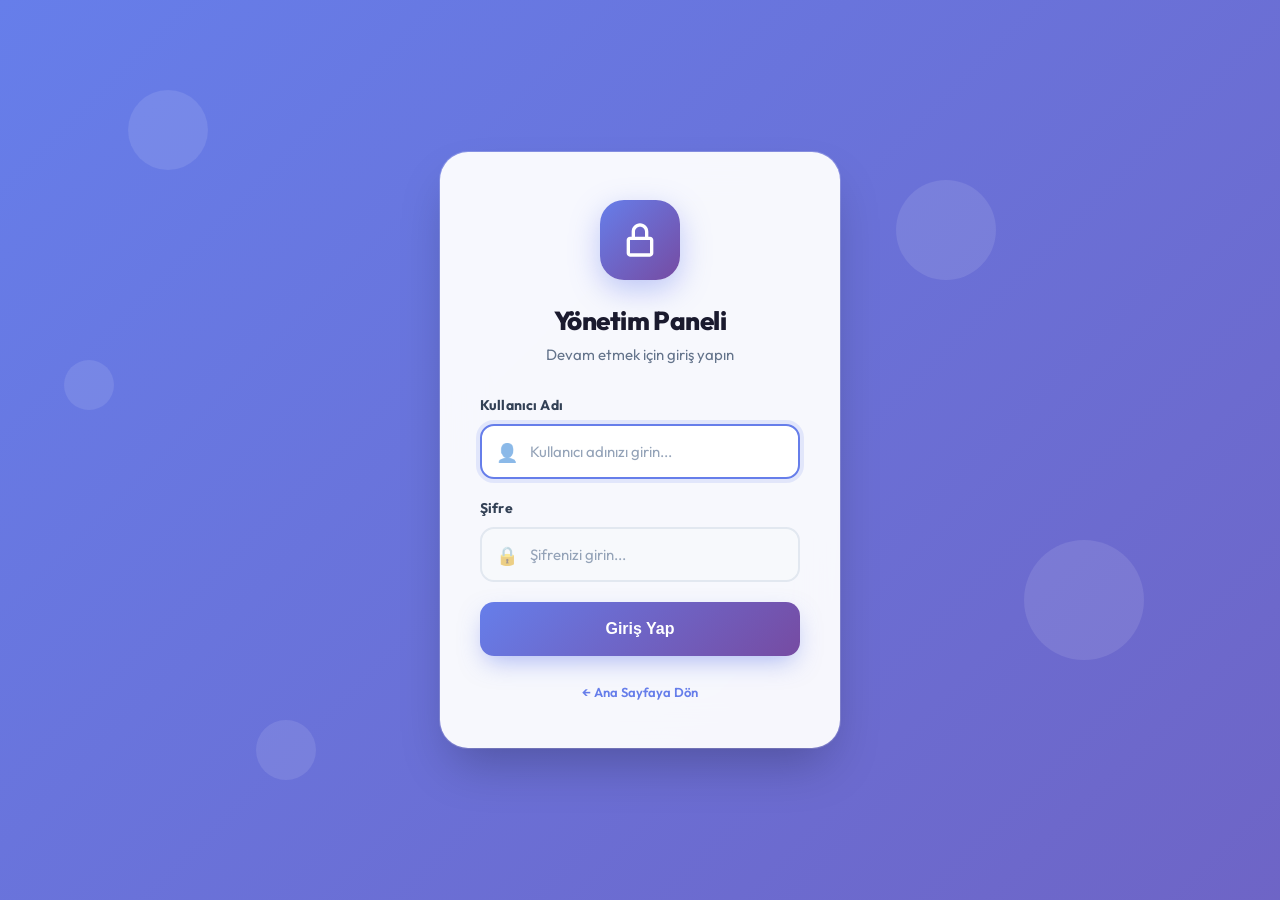
<file: templates/login.html>
<!DOCTYPE html>
<html lang="tr">

<head>
    <meta charset="UTF-8">
    <meta name="viewport" content="width=device-width, initial-scale=1.0">
    <title>Yönetim Girişi</title>
    <link href="https://fonts.googleapis.com/css2?family=Outfit:wght@300;400;500;600;700;800&display=swap"
        rel="stylesheet">
    <style>
        * {
            margin: 0;
            padding: 0;
            box-sizing: border-box;
        }

        body {
            font-family: 'Outfit', -apple-system, sans-serif;
            min-height: 100vh;
            display: flex;
            align-items: center;
            justify-content: center;
            background: linear-gradient(135deg, #667eea 0%, #764ba2 50%, #f093fb 100%);
            background-size: 400% 400%;
            animation: gradientShift 15s ease infinite;
            position: relative;
            overflow: hidden;
        }

        @keyframes gradientShift {
            0% {
                background-position: 0% 50%;
            }

            50% {
                background-position: 100% 50%;
            }

            100% {
                background-position: 0% 50%;
            }
        }

        /* Floating shapes */
        .floating-shapes {
            position: absolute;
            width: 100%;
            height: 100%;
            overflow: hidden;
            pointer-events: none;
        }

        .shape {
            position: absolute;
            background: rgba(255, 255, 255, 0.1);
            border-radius: 50%;
            animation: float 20s infinite ease-in-out;
        }

        .shape:nth-child(1) {
            width: 80px;
            height: 80px;
            top: 10%;
            left: 10%;
            animation-delay: 0s;
        }

        .shape:nth-child(2) {
            width: 120px;
            height: 120px;
            top: 60%;
            left: 80%;
            animation-delay: 2s;
        }

        .shape:nth-child(3) {
            width: 60px;
            height: 60px;
            top: 80%;
            left: 20%;
            animation-delay: 4s;
        }

        .shape:nth-child(4) {
            width: 100px;
            height: 100px;
            top: 20%;
            left: 70%;
            animation-delay: 6s;
        }

        .shape:nth-child(5) {
            width: 50px;
            height: 50px;
            top: 40%;
            left: 5%;
            animation-delay: 8s;
        }

        @keyframes float {

            0%,
            100% {
                transform: translateY(0) rotate(0deg);
                opacity: 0.5;
            }

            50% {
                transform: translateY(-30px) rotate(180deg);
                opacity: 0.8;
            }
        }

        .login-container {
            position: relative;
            z-index: 10;
            width: 100%;
            max-width: 440px;
            padding: 20px;
        }

        .login-card {
            background: rgba(255, 255, 255, 0.95);
            backdrop-filter: blur(20px);
            border-radius: 28px;
            box-shadow:
                0 25px 50px -12px rgba(0, 0, 0, 0.25),
                0 0 0 1px rgba(255, 255, 255, 0.2);
            padding: 48px 40px;
            text-align: center;
            animation: cardSlideIn 0.6s cubic-bezier(0.16, 1, 0.3, 1);
        }

        @keyframes cardSlideIn {
            from {
                opacity: 0;
                transform: translateY(30px) scale(0.95);
            }

            to {
                opacity: 1;
                transform: translateY(0) scale(1);
            }
        }

        .login-icon {
            width: 80px;
            height: 80px;
            background: linear-gradient(135deg, #667eea 0%, #764ba2 100%);
            border-radius: 24px;
            display: flex;
            align-items: center;
            justify-content: center;
            margin: 0 auto 24px;
            box-shadow: 0 10px 30px rgba(102, 126, 234, 0.4);
            animation: iconPulse 2s ease-in-out infinite;
        }

        @keyframes iconPulse {

            0%,
            100% {
                transform: scale(1);
            }

            50% {
                transform: scale(1.05);
            }
        }

        .login-icon svg {
            width: 40px;
            height: 40px;
            fill: white;
        }

        .login-card h1 {
            font-size: 26px;
            font-weight: 800;
            color: #1a1a2e;
            margin-bottom: 8px;
            letter-spacing: -0.02em;
        }

        .login-card .subtitle {
            color: #64748b;
            font-size: 15px;
            margin-bottom: 32px;
        }

        .error-msg {
            background: linear-gradient(135deg, #fef2f2 0%, #fee2e2 100%);
            color: #dc2626;
            padding: 14px 18px;
            border-radius: 14px;
            margin-bottom: 24px;
            font-size: 14px;
            font-weight: 600;
            border: 1px solid rgba(220, 38, 38, 0.2);
            display: none;
            animation: shake 0.4s ease;
        }

        @keyframes shake {

            0%,
            100% {
                transform: translateX(0);
            }

            25% {
                transform: translateX(-6px);
            }

            75% {
                transform: translateX(6px);
            }
        }

        .form-group {
            margin-bottom: 20px;
            text-align: left;
        }

        .form-group label {
            display: block;
            margin-bottom: 10px;
            font-weight: 700;
            color: #334155;
            font-size: 14px;
            letter-spacing: 0.01em;
        }

        .input-wrapper {
            position: relative;
        }

        .input-wrapper .icon {
            position: absolute;
            left: 16px;
            top: 50%;
            transform: translateY(-50%);
            font-size: 18px;
            opacity: 0.5;
        }

        .form-group input {
            width: 100%;
            padding: 16px 20px 16px 48px;
            border: 2px solid #e2e8f0;
            border-radius: 14px;
            font-size: 15px;
            font-family: inherit;
            background: rgba(248, 250, 252, 0.8);
            color: #1e293b;
            transition: all 0.3s ease;
        }

        .form-group input:focus {
            outline: none;
            border-color: #667eea;
            background: white;
            box-shadow: 0 0 0 4px rgba(102, 126, 234, 0.15);
        }

        .form-group input::placeholder {
            color: #94a3b8;
        }

        .btn {
            display: block;
            width: 100%;
            background: linear-gradient(135deg, #667eea 0%, #764ba2 100%);
            color: white;
            border: none;
            padding: 18px 32px;
            border-radius: 14px;
            font-size: 16px;
            font-weight: 700;
            cursor: pointer;
            transition: all 0.3s cubic-bezier(0.4, 0, 0.2, 1);
            box-shadow: 0 10px 25px -5px rgba(102, 126, 234, 0.5);
            margin-top: 8px;
        }

        .btn:hover {
            transform: translateY(-3px);
            box-shadow: 0 15px 35px -5px rgba(102, 126, 234, 0.6);
        }

        .btn:active {
            transform: translateY(-1px);
        }

        .footer-text {
            margin-top: 28px;
            color: #94a3b8;
            font-size: 13px;
        }

        .footer-text a {
            color: #667eea;
            text-decoration: none;
            font-weight: 600;
        }

        @media (max-width: 480px) {
            .login-card {
                padding: 36px 28px;
            }

            .login-card h1 {
                font-size: 22px;
            }
        }
    </style>
</head>

<body>
    <!-- Floating Shapes -->
    <div class="floating-shapes">
        <div class="shape"></div>
        <div class="shape"></div>
        <div class="shape"></div>
        <div class="shape"></div>
        <div class="shape"></div>
    </div>

    <div class="login-container">
        <div class="login-card">
            <div class="login-icon">
                <svg viewBox="0 0 24 24" xmlns="http://www.w3.org/2000/svg">
                    <path
                        d="M12 2C9.243 2 7 4.243 7 7v3H6c-1.103 0-2 .897-2 2v8c0 1.103.897 2 2 2h12c1.103 0 2-.897 2-2v-8c0-1.103-.897-2-2-2h-1V7c0-2.757-2.243-5-5-5zm6 10l.002 8H6v-8h12zm-9-2V7c0-1.654 1.346-3 3-3s3 1.346 3 3v3H9z" />
                </svg>
            </div>
            <h1>Yönetim Paneli</h1>
            <p class="subtitle">Devam etmek için giriş yapın</p>

            <div class="error-msg" id="errorMsg">❌ Kullanıcı adı veya şifre hatalı!</div>

            <form id="loginForm">
                <div class="form-group">
                    <label>Kullanıcı Adı</label>
                    <div class="input-wrapper">
                        <span class="icon">👤</span>
                        <input type="text" name="username" required autofocus placeholder="Kullanıcı adınızı girin...">
                    </div>
                </div>
                <div class="form-group">
                    <label>Şifre</label>
                    <div class="input-wrapper">
                        <span class="icon">🔒</span>
                        <input type="password" name="password" required placeholder="Şifrenizi girin...">
                    </div>
                </div>
                <button type="submit" class="btn">Giriş Yap</button>
            </form>

            <p class="footer-text">
                <a href="/">← Ana Sayfaya Dön</a>
            </p>
        </div>
    </div>

    <script>
        document.getElementById('loginForm').addEventListener('submit', async function (e) {
            e.preventDefault();
            const formData = new FormData(this);
            const username = formData.get('username');
            const password = formData.get('password');

            const res = await fetch('/api/login', {
                method: 'POST',
                headers: { 'Content-Type': 'application/json' },
                body: JSON.stringify({ username, password })
            });

            if (res.ok) {
                window.location.href = '/admin';
            } else {
                document.getElementById('errorMsg').style.display = 'block';
                setTimeout(() => {
                    document.getElementById('errorMsg').style.display = 'none';
                }, 3000);
            }
        });
    </script>
</body>

</html>
</file>
